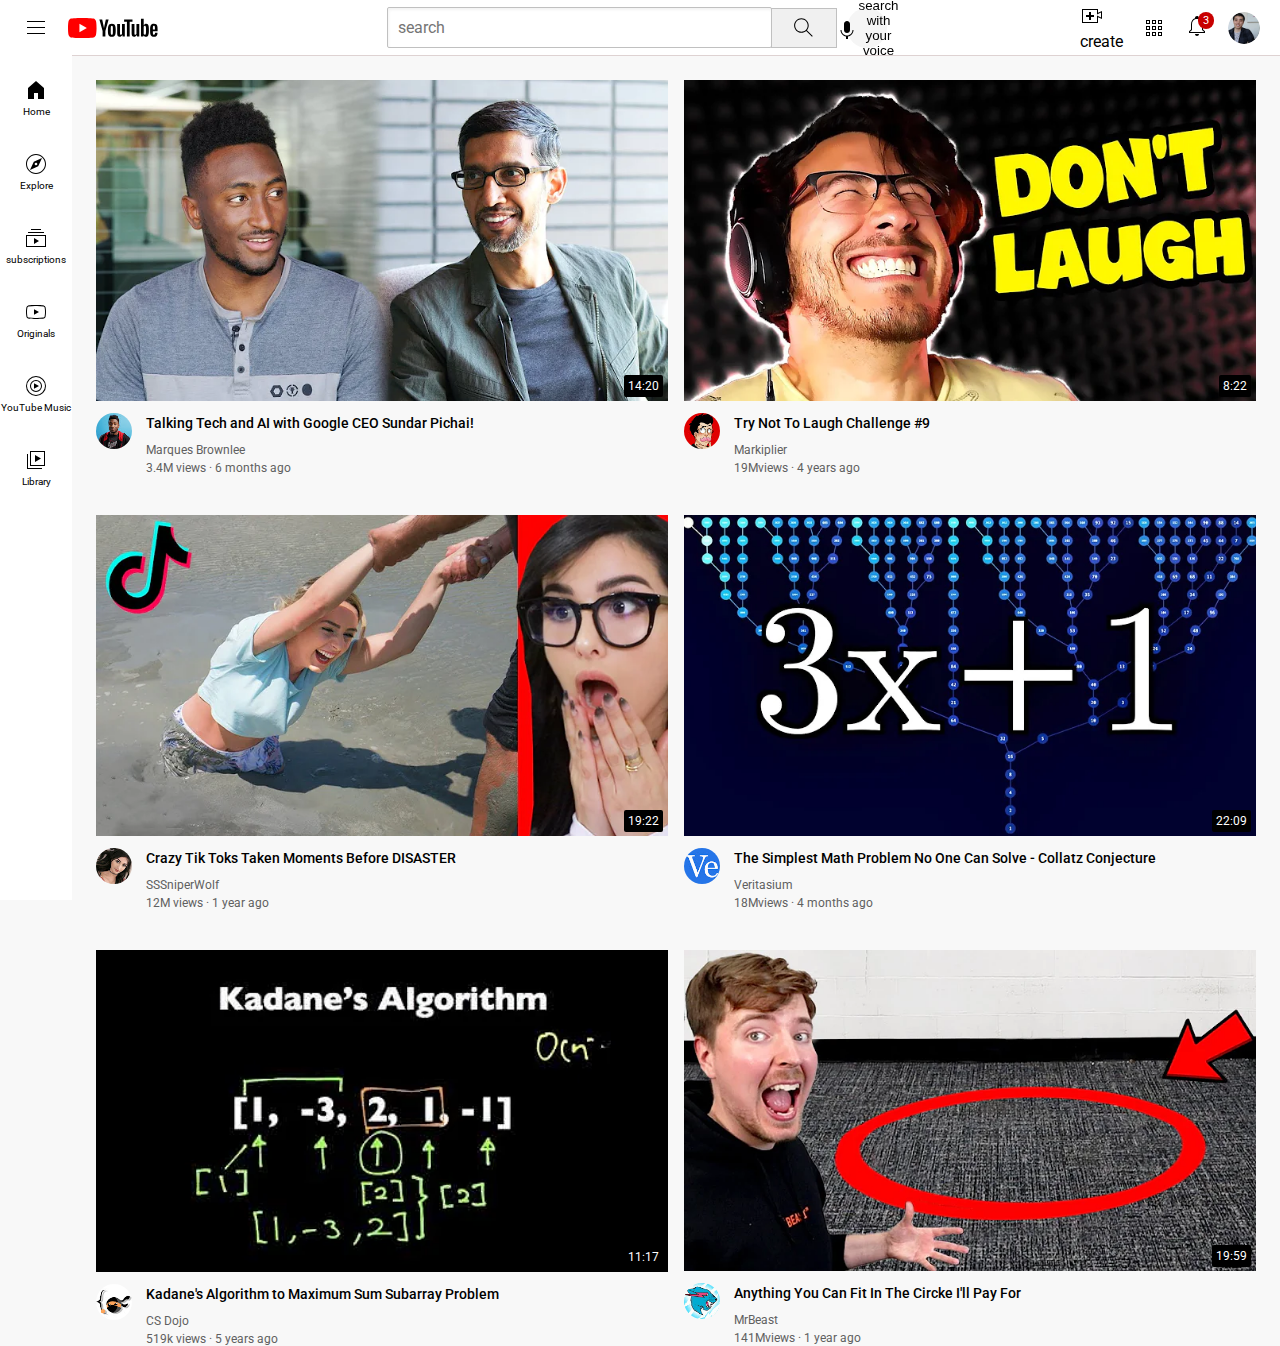
<file: index.html>
<!DOCTYPE html>
<html>
  <head>
    <title>YouTube.com clone</title>


    <link rel="preconnect" href="https://fonts.googleapis.com">
    <link rel="preconnect" href="https://fonts.gstatic.com" crossorigin>
    <link href="https://fonts.googleapis.com/css2?family=Roboto:ital,wght@0,100..900;1,100..900&display=swap" rel="stylesheet">
    

    <link rel="stylesheet" href="styles/general.css">
    <link rel="stylesheet" href="styles/video.css">
    <link rel="stylesheet" href="styles/header.css">
    <link rel="stylesheet" href="styles/sidebar.css">
  </head>
  <body >
    <div class="header">
      <div class="left-section"> 
        <img class= "hamburger-menu" src="icon/hamburger-menu.svg">
        <img  class="youtube-logo" src="icon/youtube-logo.svg">
      </div>
      <div class="middle-section">
        <input class="search-bar" type="text" placeholder="search">
        <button class=" search-button">
          <img class=" search-icon" src="icon/search.svg">
          <div class="tooltip">search</div>
        </button>
        <button class=" voice-search-button">
          <img  class=" voice-search-icon" src="icon/voice-search-icon.svg">
          <div class="tooltip">search with your voice</div>
        </button>
      </div>
      <div class="right-section">
        <div class="upload-icon-container">
          <img  class="upload-icon" src="icon/upload.svg">
          <div 
          class="tooltip">create
        </div>
        </div>
       
        <img  class="youtube-apps-icon" src="icon/youtube-apps.svg">

        <div
         class="notifications-icon-container">
          <img 
           class="notifications-icon"
            src="icon/notifications.svg">
        <div 
          class="notifications-count"> 3</div>
        </div>
      
        <img class="current-user-picture" 
          src="icon/my-channel.jpeg">

      </div>
    </div>
    <div class="sidebar">
      <div class="sidebar-link">
        <img class="" src="icon/home.svg">
        <div>Home</div>
      </div>
      <div class="sidebar-link">
        <img  src="icon/explore.svg">
        <div>Explore</div>
      </div>
      <div class="sidebar-link">
        <img  src="icon/subscriptions.svg">
        <div>subscriptions</div>
      </div>
      <div class="sidebar-link">
        <img src="icon/originals.svg">
        <div>Originals</div>
      </div>
      <div class="sidebar-link">
        <img  src="icon/youtube-music.svg">
        <div>YouTube Music</div>
      </div>
      <div class="sidebar-link">
        <img src="icon/library.svg">
        <div>Library</div>
      </div>
    </div>
    <main>


      <section class="video-grid">
        <div class="video-preview">
  
          <div class="thumbnail-row">
            <img class="thumbnail" src="thumbnail/thumbnail-1.webp">
            <div class="video-time">14:20</div>
          </div>
  
          <div class="video-info-grid">
            <div class="channel-pictures">
              <img  class="profile-picture" src="channel-pictures/channel-1.jpeg">
            </div>
                <div class="video-info">
              <p class="video-title">
                Talking Tech and AI with Google CEO Sundar Pichai!
                </p>
          
                <p class="video-author">
                  Marques Brownlee
                </p>
          
                <p class="video-stats" >
                  3.4M views &#183; 6 months ago
                </p>
            </div>
              
           
          </div>
      </div>
  
  
  
  
      <div class="video-preview">
        <div class="thumbnail-row">
          <img class="thumbnail" src="thumbnail/thumbnail-2.webp">
          <div class="video-time">8:22</div>
      
        </div>
        <div class="video-info-grid">
          <div class="channel-pictures">
            <img  class="profile-picture" src="channel-pictures/channel-2.jpeg">
          </div>
          <div class="video-info">
            <p class="video-title">
              Try Not To Laugh Challenge #9
            </p>
        
            <p class="video-author">
              Markiplier
            </p>
        
            <p class="video-stats" >
              19Mviews &#183; 4 years ago
            </p>
          </div>
        </div>
      </div>
  
      <div class="video-preview">
  
        <div class="thumbnail-row">
          <img class="thumbnail" src="thumbnail/thumbnail-3.webp">
          <div class="video-time">19:22</div>
        </div>
  
        <div class="video-info-grid">
          <div class="channel-pictures">
            <img  class="profile-picture" src="channel-pictures/channel-3.jpeg">
          </div>
          <div class="video-info">
            <p class="video-title">
              
                  Crazy Tik Toks Taken Moments Before DISASTER
              </p>
        
              <p class="video-author">
                SSSniperWolf
              </p>
        
              <p class="video-stats" >
                12M views &#183; 1 year ago
              </p>
          </div>
        </div>
    </div>
  
  
  
  
    <div class="video-preview">
        <div class="thumbnail-row">
          <img class="thumbnail" src="thumbnail/thumbnail-4.webp">
          <div class="video-time">22:09</div>
      
        </div>
        <div class="video-info-grid">
          <div class="channel-pictures">
            <img  class="profile-picture" src="channel-pictures/channel-4.jpeg">
          </div>
          <div class="video-info">
            <p class="video-title">  
            The Simplest Math Problem No One Can Solve - Collatz Conjecture
            </p>
        
            <p class="video-author">
              Veritasium
            </p>
        
            <p class="video-stats" >
              18Mviews &#183; 4 months ago
            </p>
          </div>
        </div>
    </div>
  
      
  
      <div class="video-preview">
  
        <div class="thumbnail-row">
          <img class="thumbnail" src="thumbnail/thumbnail-5.webp">
          <div class="video-time">11:17</div>
        </div>
  
        <div class="video-info-grid">
          <div class="channel-pictures">
            <img  class="profile-picture" src="channel-pictures/channel-5.jpeg">
          </div>
          <div class="video-info">
            <p class="video-title">
              Kadane's Algorithm to Maximum Sum Subarray Problem
              </p>
        
              <p class="video-author">
                CS Dojo
              </p>
        
              <p class="video-stats" >
                519k views &#183; 5 years ago
              </p>
          </div>
        </div>
      </div>
  
  
  
  
    <div class="video-preview">
      <div class="thumbnail-row">
        <img class="thumbnail" src="thumbnail/thumbnail-6.webp">
        <div class="video-time">19:59</div>
    
      </div>
      <div class="video-info-grid">
        <div class="channel-pictures">
          <img  class="profile-picture" src="channel-pictures/channel-6.jpeg">
        </div>
        <div class="video-info">
          <p class="video-title">
            Anything You Can Fit In The Circke I'll Pay For
          </p>
      
          <p class="video-author">
            MrBeast
          </p>
      
          <p class="video-stats" >
            141Mviews &#183; 1 year ago
          </p>
        </div>
      </div>
    </div>
      </section>
  
    </main>
       
  </body>
</html>
</file>
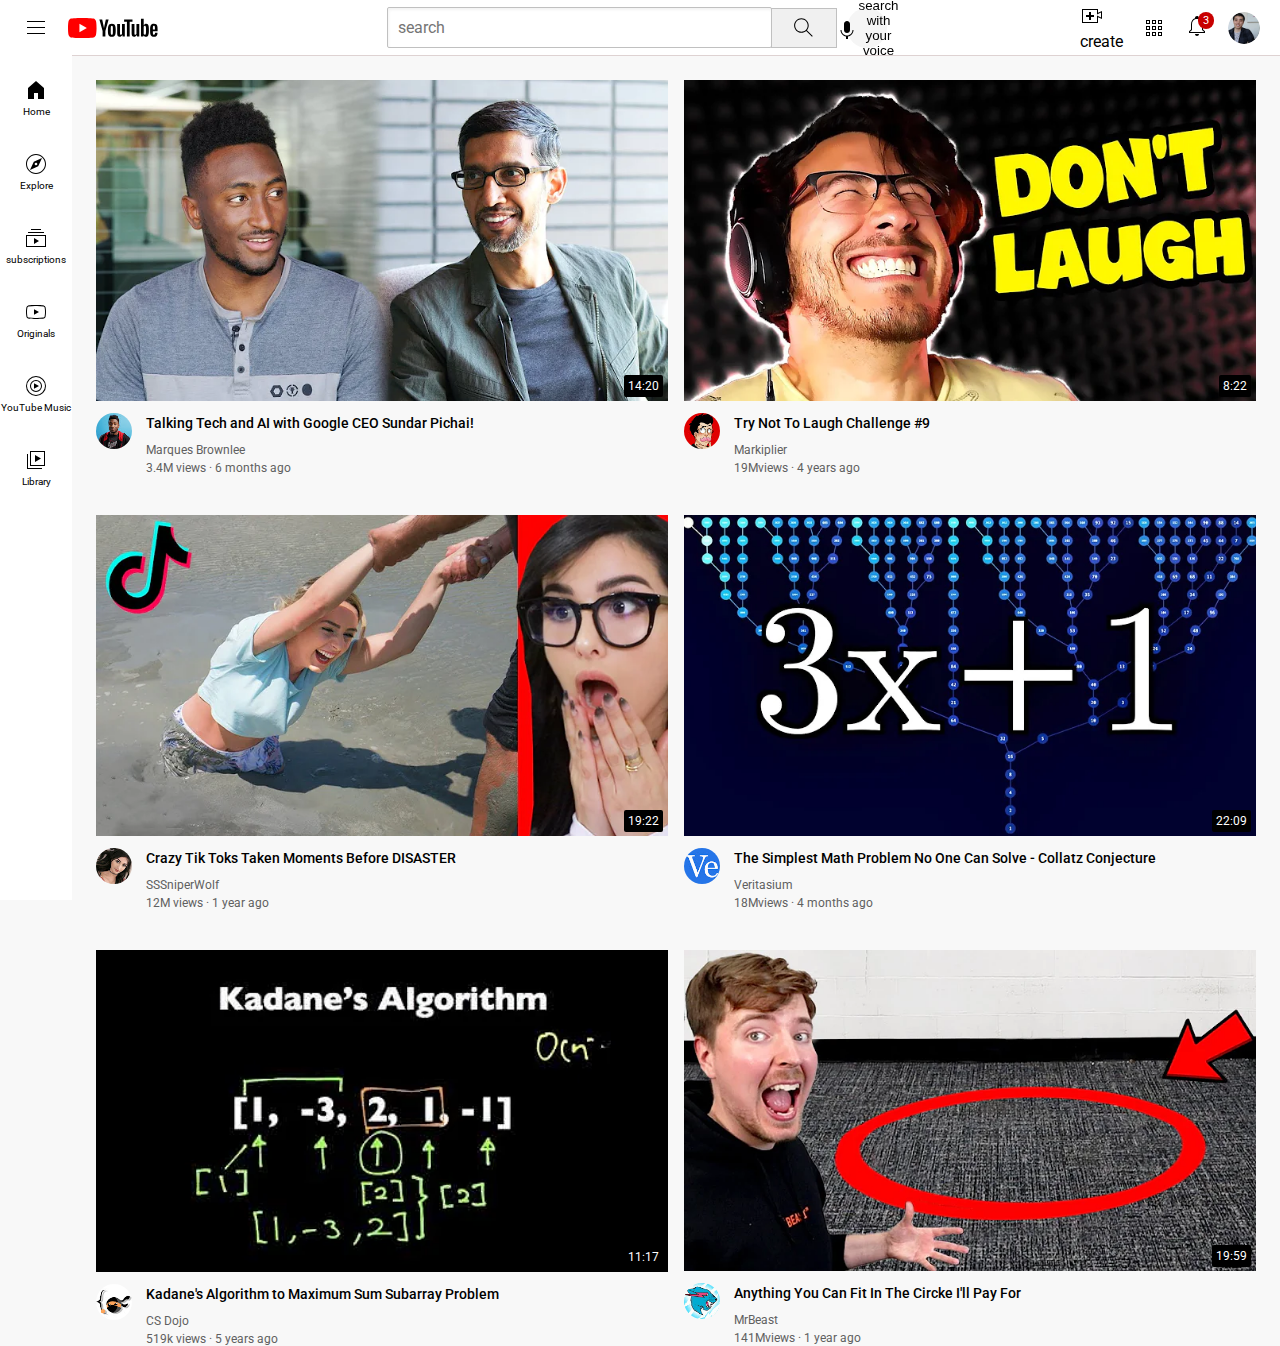
<file: youtubeclone.html>
<!DOCTYPE html>
<html>
  <head>
    <title>YouTube.com clone</title>


    <link rel="preconnect" href="https://fonts.googleapis.com">
    <link rel="preconnect" href="https://fonts.gstatic.com" crossorigin>
    <link href="https://fonts.googleapis.com/css2?family=Roboto:ital,wght@0,100..900;1,100..900&display=swap" rel="stylesheet">
    

    <link rel="stylesheet" href="styles/general.css">
    <link rel="stylesheet" href="styles/video.css">
    <link rel="stylesheet" href="styles/header.css">
    <link rel="stylesheet" href="styles/sidebar.css">
  </head>
  <body >
    <div class="header">
      <div class="left-section"> 
        <img class= "hamburger-menu" src="icon/hamburger-menu.svg">
        <img  class="youtube-logo" src="icon/youtube-logo.svg">
      </div>
      <div class="middle-section">
        <input class="search-bar" type="text" placeholder="search">
        <button class=" search-button">
          <img class=" search-icon" src="icon/search.svg">
          <div class="tooltip">search</div>
        </button>
        <button class=" voice-search-button">
          <img  class=" voice-search-icon" src="icon/voice-search-icon.svg">
          <div class="tooltip">search with your voice</div>
        </button>
      </div>
      <div class="right-section">
        <div class="upload-icon-container">
          <img  class="upload-icon" src="icon/upload.svg">
          <div 
          class="tooltip">create
        </div>
        </div>
       
        <img  class="youtube-apps-icon" src="icon/youtube-apps.svg">

        <div
         class="notifications-icon-container">
          <img 
           class="notifications-icon"
            src="icon/notifications.svg">
        <div 
          class="notifications-count"> 3</div>
        </div>
      
        <img class="current-user-picture" 
          src="icon/my-channel.jpeg">

      </div>
    </div>
    <div class="sidebar">
      <div class="sidebar-link">
        <img class="" src="icon/home.svg">
        <div>Home</div>
      </div>
      <div class="sidebar-link">
        <img  src="icon/explore.svg">
        <div>Explore</div>
      </div>
      <div class="sidebar-link">
        <img  src="icon/subscriptions.svg">
        <div>subscriptions</div>
      </div>
      <div class="sidebar-link">
        <img src="icon/originals.svg">
        <div>Originals</div>
      </div>
      <div class="sidebar-link">
        <img  src="icon/youtube-music.svg">
        <div>YouTube Music</div>
      </div>
      <div class="sidebar-link">
        <img src="icon/library.svg">
        <div>Library</div>
      </div>
    </div>
    <main>


      <section class="video-grid">
        <div class="video-preview">
  
          <div class="thumbnail-row">
            <img class="thumbnail" src="thumbnail/thumbnail-1.webp">
            <div class="video-time">14:20</div>
          </div>
  
          <div class="video-info-grid">
            <div class="channel-pictures">
              <img  class="profile-picture" src="channel-pictures/channel-1.jpeg">
            </div>
                <div class="video-info">
              <p class="video-title">
                Talking Tech and AI with Google CEO Sundar Pichai!
                </p>
          
                <p class="video-author">
                  Marques Brownlee
                </p>
          
                <p class="video-stats" >
                  3.4M views &#183; 6 months ago
                </p>
            </div>
              
           
          </div>
      </div>
  
  
  
  
      <div class="video-preview">
        <div class="thumbnail-row">
          <img class="thumbnail" src="thumbnail/thumbnail-2.webp">
          <div class="video-time">8:22</div>
      
        </div>
        <div class="video-info-grid">
          <div class="channel-pictures">
            <img  class="profile-picture" src="channel-pictures/channel-2.jpeg">
          </div>
          <div class="video-info">
            <p class="video-title">
              Try Not To Laugh Challenge #9
            </p>
        
            <p class="video-author">
              Markiplier
            </p>
        
            <p class="video-stats" >
              19Mviews &#183; 4 years ago
            </p>
          </div>
        </div>
      </div>
  
      <div class="video-preview">
  
        <div class="thumbnail-row">
          <img class="thumbnail" src="thumbnail/thumbnail-3.webp">
          <div class="video-time">19:22</div>
        </div>
  
        <div class="video-info-grid">
          <div class="channel-pictures">
            <img  class="profile-picture" src="channel-pictures/channel-3.jpeg">
          </div>
          <div class="video-info">
            <p class="video-title">
              
                  Crazy Tik Toks Taken Moments Before DISASTER
              </p>
        
              <p class="video-author">
                SSSniperWolf
              </p>
        
              <p class="video-stats" >
                12M views &#183; 1 year ago
              </p>
          </div>
        </div>
    </div>
  
  
  
  
    <div class="video-preview">
        <div class="thumbnail-row">
          <img class="thumbnail" src="thumbnail/thumbnail-4.webp">
          <div class="video-time">22:09</div>
      
        </div>
        <div class="video-info-grid">
          <div class="channel-pictures">
            <img  class="profile-picture" src="channel-pictures/channel-4.jpeg">
          </div>
          <div class="video-info">
            <p class="video-title">  
            The Simplest Math Problem No One Can Solve - Collatz Conjecture
            </p>
        
            <p class="video-author">
              Veritasium
            </p>
        
            <p class="video-stats" >
              18Mviews &#183; 4 months ago
            </p>
          </div>
        </div>
    </div>
  
      
  
      <div class="video-preview">
  
        <div class="thumbnail-row">
          <img class="thumbnail" src="thumbnail/thumbnail-5.webp">
          <div class="video-time">11:17</div>
        </div>
  
        <div class="video-info-grid">
          <div class="channel-pictures">
            <img  class="profile-picture" src="channel-pictures/channel-5.jpeg">
          </div>
          <div class="video-info">
            <p class="video-title">
              Kadane's Algorithm to Maximum Sum Subarray Problem
              </p>
        
              <p class="video-author">
                CS Dojo
              </p>
        
              <p class="video-stats" >
                519k views &#183; 5 years ago
              </p>
          </div>
        </div>
      </div>
  
  
  
  
    <div class="video-preview">
      <div class="thumbnail-row">
        <img class="thumbnail" src="thumbnail/thumbnail-6.webp">
        <div class="video-time">19:59</div>
    
      </div>
      <div class="video-info-grid">
        <div class="channel-pictures">
          <img  class="profile-picture" src="channel-pictures/channel-6.jpeg">
        </div>
        <div class="video-info">
          <p class="video-title">
            Anything You Can Fit In The Circke I'll Pay For
          </p>
      
          <p class="video-author">
            MrBeast
          </p>
      
          <p class="video-stats" >
            141Mviews &#183; 1 year ago
          </p>
        </div>
      </div>
    </div>
      </section>
  
    </main>
       
  </body>
</html>
</file>
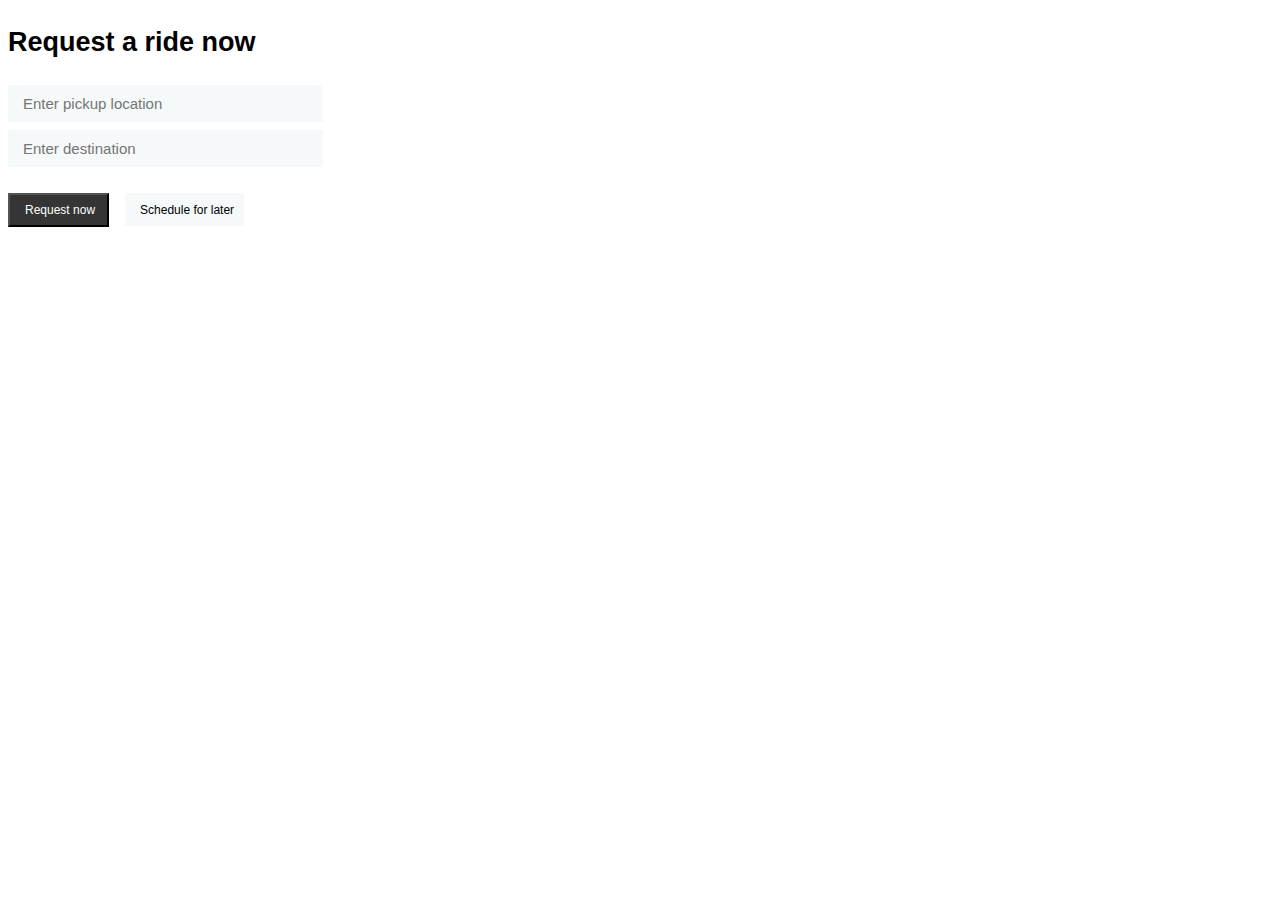
<file: icon/thumbnail/8e.html>
<!DOCTYPE html>
<html>
  <head>
    <title>uber request a ride now</title>

    <style>
      .ride{
        font-family: Arial;
        font-size: 27px;
        font-weight: bold;
        display: block;

      }
      .pickup{
        font-size: 15px;
        background-color: rgba(244, 248, 248, 0.885);
        color:white(96,96,96);
        border-style:solid;
        border:none;
        width:300px;
        padding-left: 15px;
        padding-top: 10px;
        padding-bottom: 10px;
        padding-right: 0px;
        display: block;
        margin-bottom: 8px;


      }
      .destination{
        font-size: 15px;
        background-color: rgba(244, 248, 248, 0.885);
        color:white(96,96,96);
        border-style:solid;
        border:none;
        width:300px;
        padding-left: 15px;
        padding-top: 10px;
        padding-bottom: 10px;
        padding-right: 0px;
        display: block;
        margin-bottom: 8px;
        margin-top: 0px;

      }
      .request{
        font-size: 12px;
        padding-left: 15px;
        background-color: rgba(0, 0, 0, 0.793);
        color:white;
        display:inline;
        padding-top:8px;
        padding-right: 12px;
        padding-bottom: 8px;
        margin-top: 18px;
      }

      .later{
        font-size: 12px;
        padding-left: 15px;
        color:black;
        background-color: rgba(244, 248, 248, 0.885);
        display:inline;
        padding-top:10px;
        padding-right: 10px;
        padding-bottom: 9px;
        border-style: solid;
        border:none;
        margin-left:12px;
    
      }
    </style>
  </head>
  <body>
    <div>

      <p class="ride">
        Request a ride now
      </p>
      <input class="pickup" type="text" placeholder="Enter pickup location">
      <input class=" destination" type="text" placeholder="Enter destination">
      <button class="request">
        Request now
      </button >

      <button class="later">
        Schedule for later
      </button>
    </div>
    
  </body>
</html>
</file>
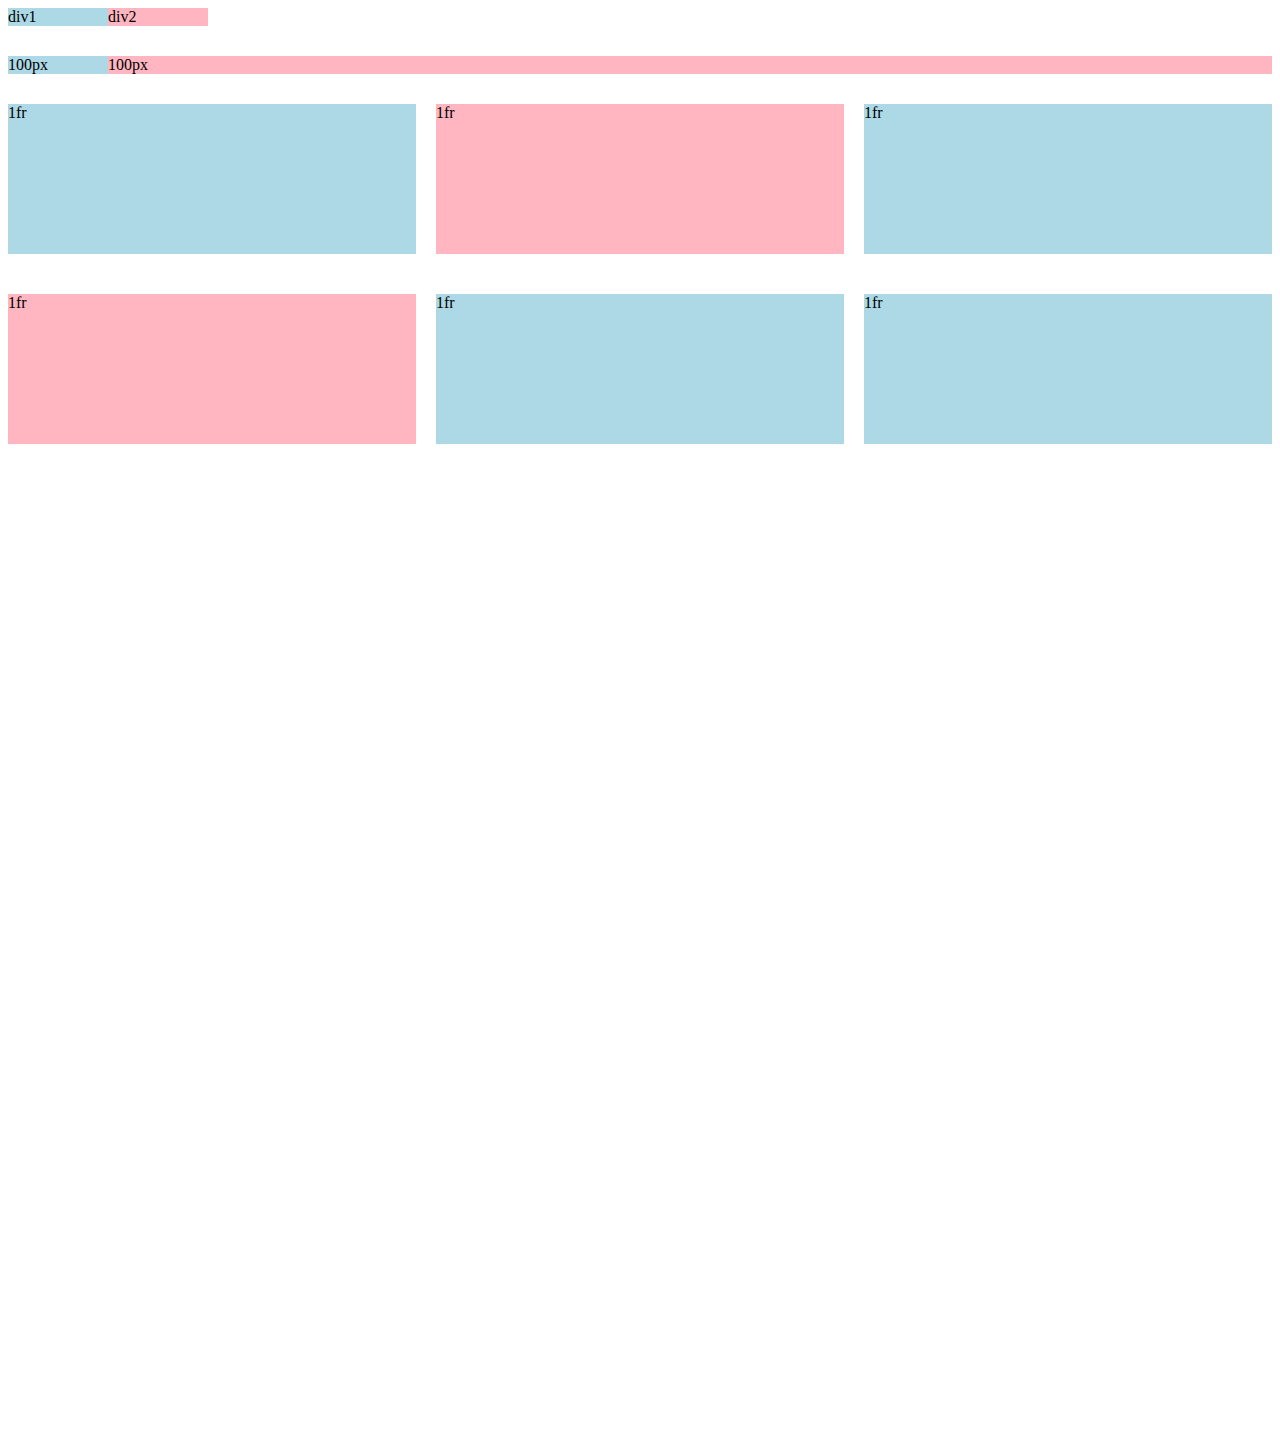
<file: icon/thumbnail/grid.html>
<!DOCTYPE html>
<html>
  <head>
    <title> Grid pratice</title>
  </head>
  <body style="padding-bottom: 1000px;">
    <div style="
    display:grid;
    grid-template-columns: 100px 100px;
    "
  >
      <div style="background-color: lightblue;">div1</div>
      <div style="background-color: lightpink;">div2</div>
    </div>

    <div style="
    margin-top:30px;
    display:grid;
    grid-template-columns: 100px 1fr 
    "
  >
      <div style="background-color: lightblue;">100px</div>
      <div style="background-color: lightpink;">100px</div>
    </div>


    <div style="
      margin-top:30px;
      display:grid;
      grid-template-columns: 1fr 1fr 1fr;
      column-gap: 20px;
      row-gap: 40px;">
        <div style="background-color: lightblue; height:150px">1fr</div>
        <div style="background-color: lightpink;height: 150px;">1fr</div>
        <div style="background-color: lightblue;height:150px">1fr</div>
        <div style="background-color: lightpink;height: 150px;">1fr</div>
        <div style="background-color: lightblue;height:150px">1fr</div>
        <div style="background-color: lightblue; height:150px">1fr</div>
    </div>
  </body>
</html>
</file>
<file: styles/general.css>
p{
  
  margin-top: 0;
  margin-bottom: 0;
}
body{
  margin:0;
  padding-top: 80px;
  padding-left: 96px;
  padding-right: 24px;
  background-color:rgb(248,248,248);
  font-family: ROboto,Arial;

}
</file>
<file: styles/video.css>
.video-grid{
  display: grid;
  grid-template-columns: 1fr 1fr 1fr;
  column-gap:16px ;
  row-gap:40px ;
  
}

  .video-grid{
    grid-template-columns: 1fr 1fr;
  }
  .video-grid{
    grid-template-columns: 1fr 1fr;
  }
  .video-grid{
    grid-template-columns: 1fr 1fr;
  }


 .thumbnail{
  width:100%;
    
  }

  .video-preview{

  }
  .video-author{
    font-size:12px;
    color:rgb(96,96,96);
    margin-bottom: 4px;
  
  }
  .video-stats{
    font-size:12px;
    color:rgb(96,96,96);
    
  }
  .video-info-grid{
    display: grid;
    grid-template-columns: 50px 1fr;
  }
  .channel-pictures{
    
  }
  .video-info{
    
  }
  .profile-picture{
    width:36px;
    border-radius:50px;
  }
  .video-title{
    margin-top:0px;
    font-size: 14px;
    font-weight: 500;
    line-height:20px;
    margin-bottom: 10px;
  }
  .thumbnail-row{
    margin-bottom: 8px;
    position: relative;

  }
  .video-time{
    background-color: black;
    color:white;
    position: absolute;
    bottom: 8px;
    right:5px;
    font-family: Roboto,Arial;
    font-size:12px;
    font-weight: 500px;
   padding: 4px ;
    border-radius: 2px;
  }
</file>
<file: styles/header.css>
.header{
  height:55px;
  display: flex;
  flex-direction: row;
  justify-content: space-between;
  position: fixed;
  top:0;
  left:0;
  right:0;
  background-color: white;
  border-bottom-width:1px;
  border-bottom-style:solid ;
  border-bottom-color: rgb(222, 210, 210);
  z-index: 100;


}
.left-section{
  display: flex;
  align-items: center;

}
.middle-section{
  
  flex:1;
  margin-left: 70px;
  margin-right: 35px;
  max-width:500px;
  display: flex;
  align-items: center;
}
.right-section{
  
  width: 180px;
  display: flex;
  align-items: center;
  justify-content: space-between;
  margin-right: 20px;
  flex-shrink: 0;
  
}
.hamburger-menu{
  height:24px;
  margin-left: 24px;
  margin-right: 20px;


}
.youtube-logo{
  height:20px;
 
}
.search-button{
  height:40px;
  width:66px;
  background-color: rgb(240,240,240);
  border-width: 1px;
  border-style:solid;
  border-color:rgb(192,192,192) ;
  margin-left: -1px;
  margin-right: 10px;
  cursor: pointer;


  position: relative;
}

.search-button,
.voice-search-button
{
  position: relative;
  display: flex;
  align-items: center;
  justify-content: center;
}
.search-button .tooltip,
.voice-search-button
.upload-icon-container{
  font-family: Roboto,Arial;
  position: absolute;
  background-color: gray;
  color: white;
  padding-top: 4px;
  padding-left: 8px;
  padding-right: 8px;
  padding-bottom: 4px;
  border-radius: 2px;
  font-size: 12px;
   bottom:-30px ;
 
 opacity: 0;
 transition: opacity 0.15s;
 pointer-events: none;
 white-space:nowrap;
}
.search-button:hover .tooltip,
.voice-search-button:hover .tooltip,
.upload-icon-container:hover .tooltip{
  opacity: 1;
}
.search-icon{
  height:25px;
}
.voice-search-button{
  height:40px;
  width:40px;
  border-radius: 20px;
  border:none;
  background-color:rgb(245,245,245)
}
.voice-search-icon{
  height:24px;
  margin-top: 4px;
}
.search-bar{
  flex:1;
  height:37px;
  padding-left: 10px;
  font-size: 16px;
  border:1px solid  rgb(192,192,192);
  border-radius: 2px;
  box-shadow: inset 1px 2px 3px rgb(0,0, 0,0.05);
  width:0px;
}


.search-bar::placeholder{
  font-family: Roboto,Arial;
  font-size: 16px;
  
}
.upload-icon{
  height: 24px;
}
.youtube-apps-icon
{
  height: 24px;
}
.notifications-icon{
  height: 24px;
}
.notifications-icon-container{
  position:relative;
}
.notifications-count{
  position: absolute;
  top:-2px;
  right: -5px;
  background-color: rgb(200, 0, 0);
  color: white;
  font-family: Roboto,Arial;
  font-size: 11px;
  padding-left: 5px;
  padding-right: 5px;
  padding-top: 2px;
  padding-bottom: 2px;
  border-radius: 10px;
}

.current-user-picture{
  height: 32px;
  border-radius: 16px;
}
</file>
<file: styles/sidebar.css>
.sidebar{
  position: fixed;
  left:0;
  bottom: 0;
  top: 55px;
  background-color: white;
  width: 72px;
  z-index:200;
  padding-top: 5px;

}
.sidebar-link{
  
  height:74px;
  display: flex;
  justify-content: center;
  align-items: center;
  flex-direction: column;
  cursor: pointer;
  
}
.sidebar-link:hover{
  background-color:rgb(235, 235, 235)
}
.sidebar-link img
{
  height:24px;
  margin-bottom: 4px;

}
.sidebar-link div{

  font-size: 10px;
}
</file>
